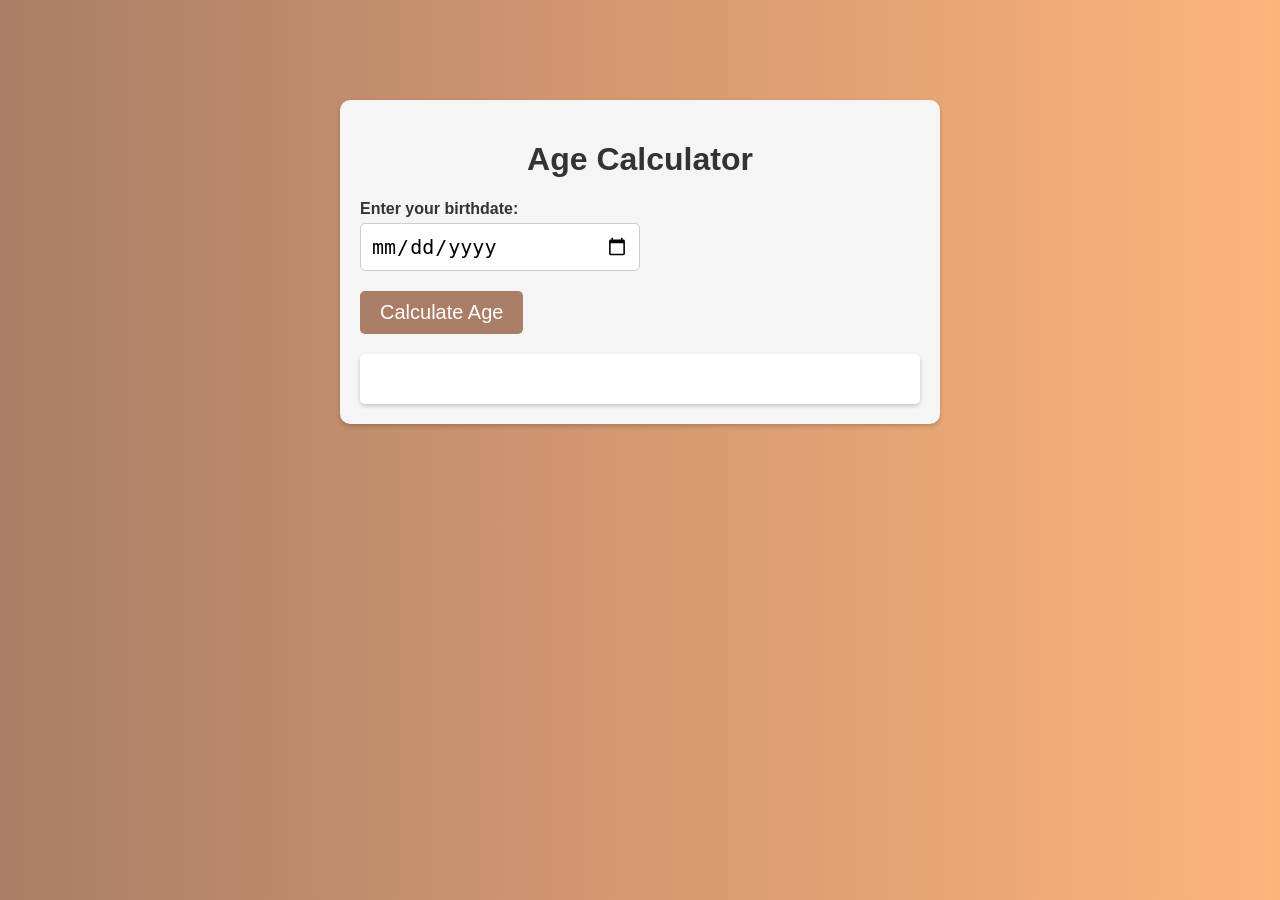
<file: Projects/AgeCalculator/index.html>
<!DOCTYPE html>
<html lang="en">
<head>
    <meta charset="UTF-8">
    <meta name="viewport" content="width=device-width, initial-scale=1.0">
    <link rel="stylesheet" href="css/style.css">
    <title>Age Calculator</title>
</head>
<body>
    <div class="container">
        <h1>Age Calculator</h1>
        <form id="ageCalculator">
            <div class="form-group">
                <label for="birthdate">Enter your birthdate:</label>
                <input type="date" id="birthdate" placeholder="dd-mm-yyyy" required>
            </div>
            <div class="form-group">
                <button type="submit">Calculate Age</button>
            </div>
        </form>
        <div class="result-container" id="resultcontainer">
            <div class="result" id="result">
                <!-- <div class="result-items">
                    <h3>Age:</h3>
                    <p>Age in Years</p>
                </div>
                <div class="result-items">
                    <h3>Age:</h3>
                    <p>Age in Years</p>
                </div>
                <div class="result-items">
                    <h3>Age:</h3>
                    <p>Age in Years</p>
                </div>
                <div class="result-items">
                    <h3>Age:</h3>
                    <p>Age in Years</p>
                </div> -->
            </div>
        </div>
    </div>
    <script src="js/script.js"></script>
</body>
</html>
</file>
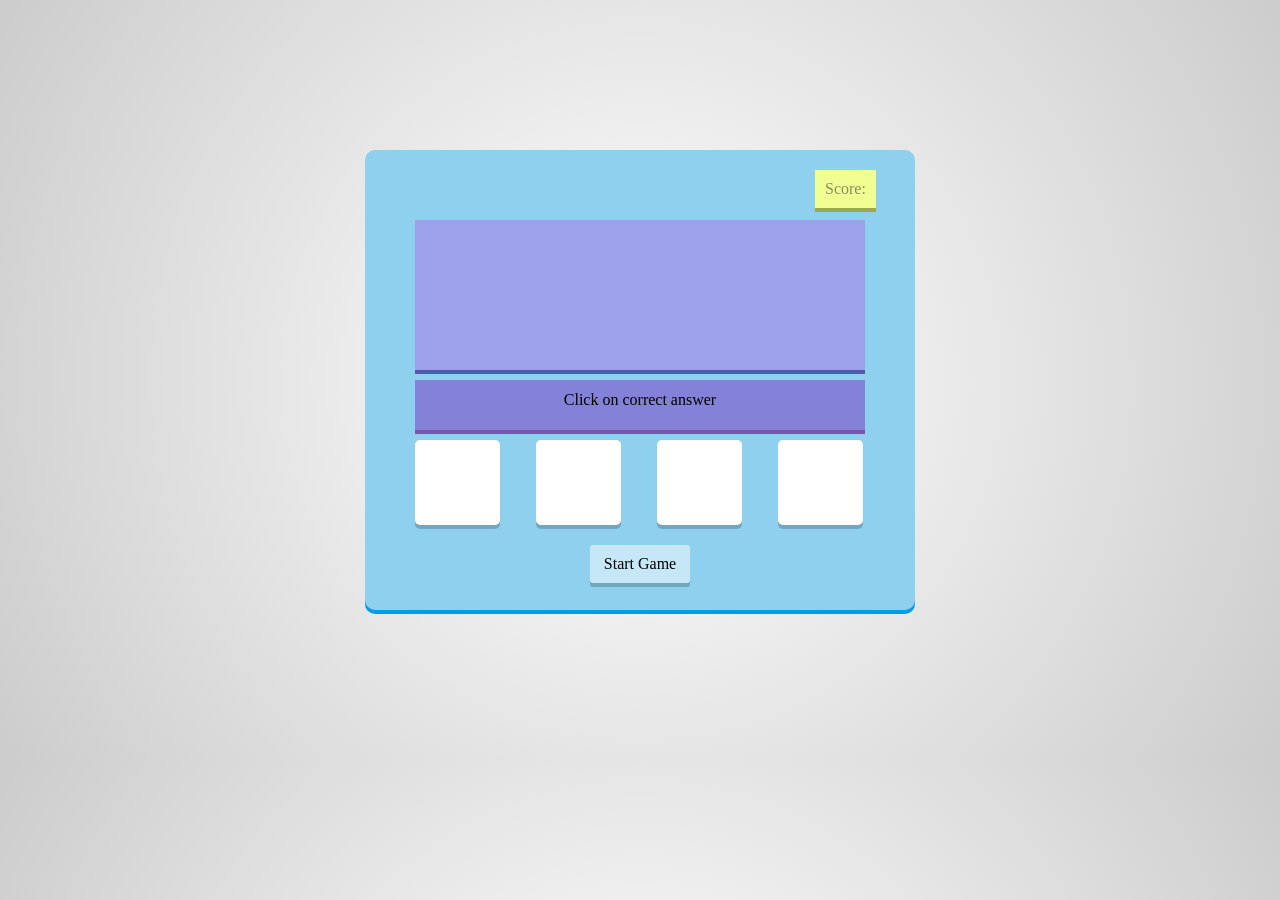
<file: Projects/Math Game/index.html>
<!DOCTYPE html>
<html lang="en">
<head>
    <meta charset="UTF-8">
    <meta name="viewport" content="width=device-width, initial-scale=1.0">
    <link rel="stylesheet" href="css/style.css">
    <title>Math Game-a Learning Fun!</title>
</head>
<body>
    <div id="container">
        <div id="score">Score:<span id="scorevalue"></span></div>
        <div id="correct">Correct</div>
        <div id="wrong">Try Again!!</div>
        <div id="question"></div>
        <div id="instruction">Click on correct answer</div>
        <div id="choice">
            <div id="box1" class="box"></div>
            <div id="box2" class="box"></div>
            <div id="box3" class="box"></div>
            <div id="box4" class="box"></div>
        </div>
        <div id="startreset">Start Game</div>
        <div id="timeremaining">Time Remaining: <span id="trvalue" ></span></div>
        <div id="gameover">
            <!-- <p>Game Over</p>
            <p>Your Score is 20</p> -->
        </div>
    </div>
    <script src="js/code.js"></script>
</body>
</html>
</file>
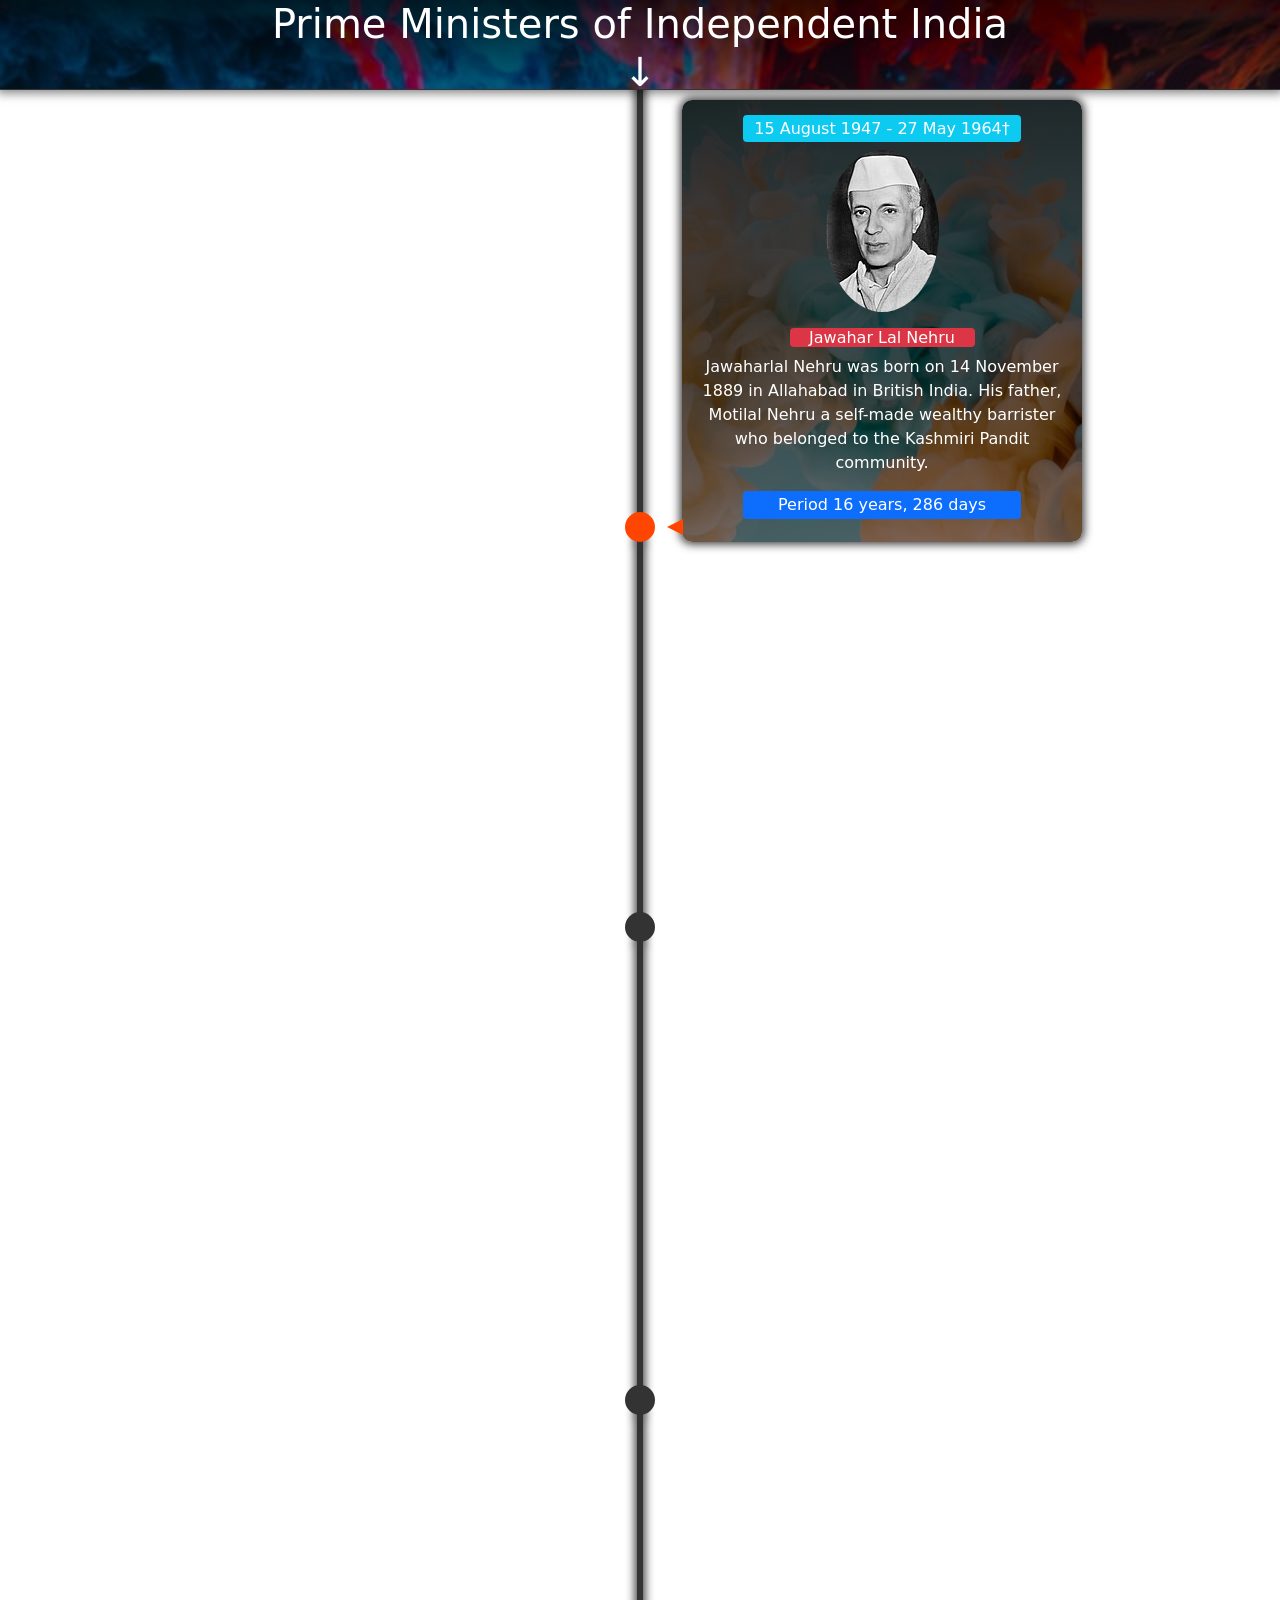
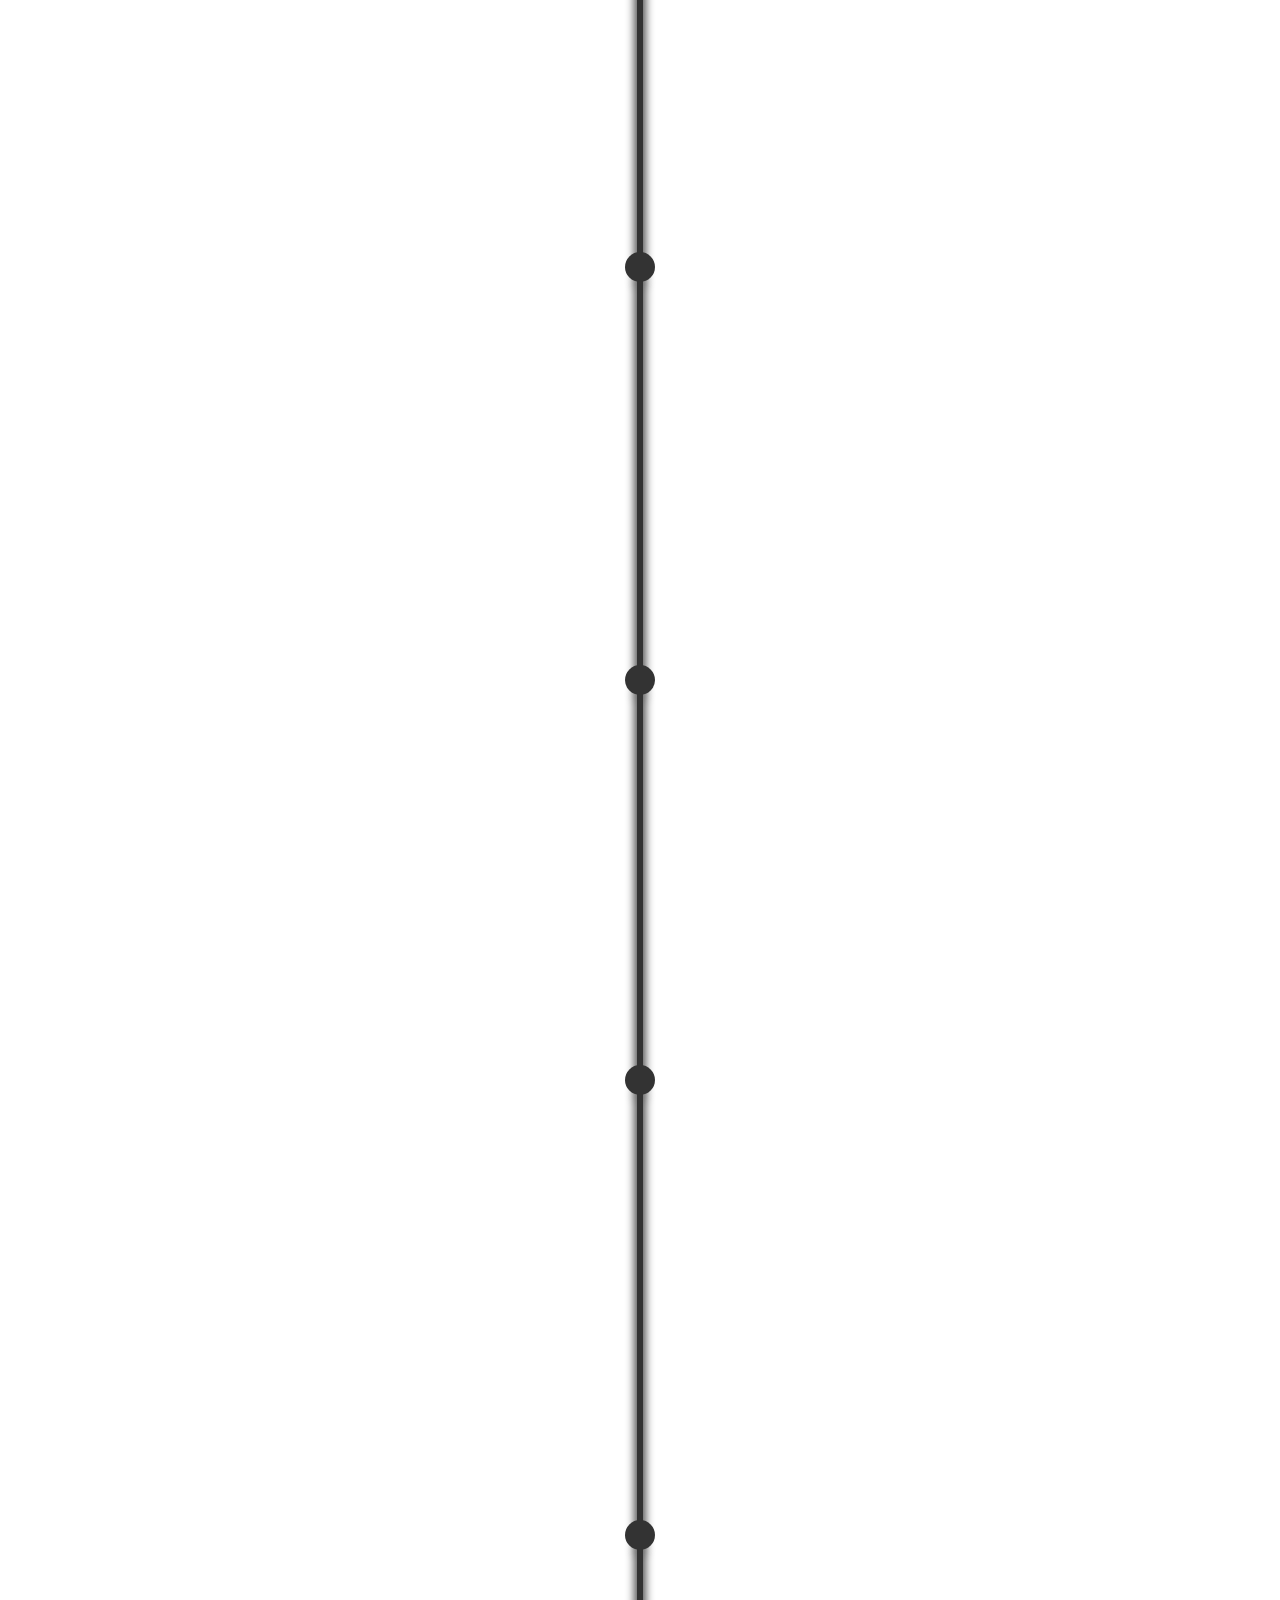
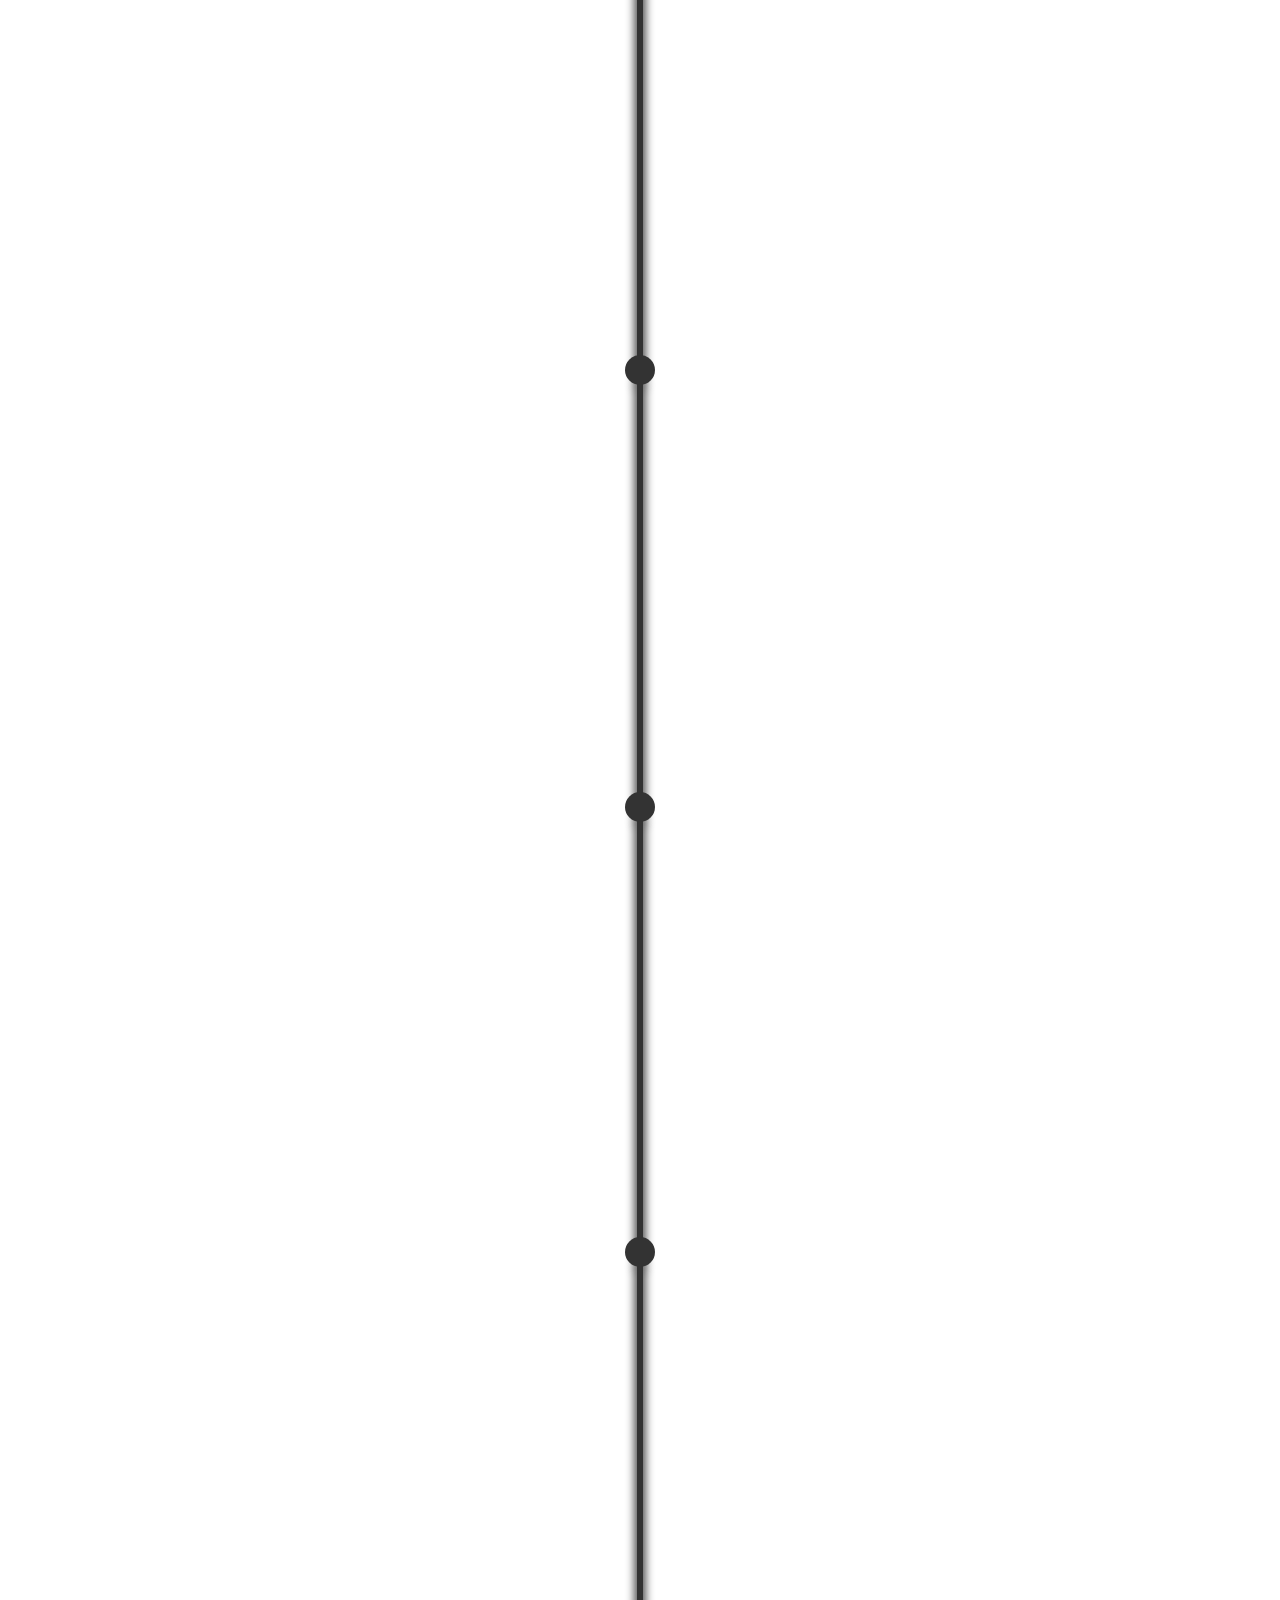
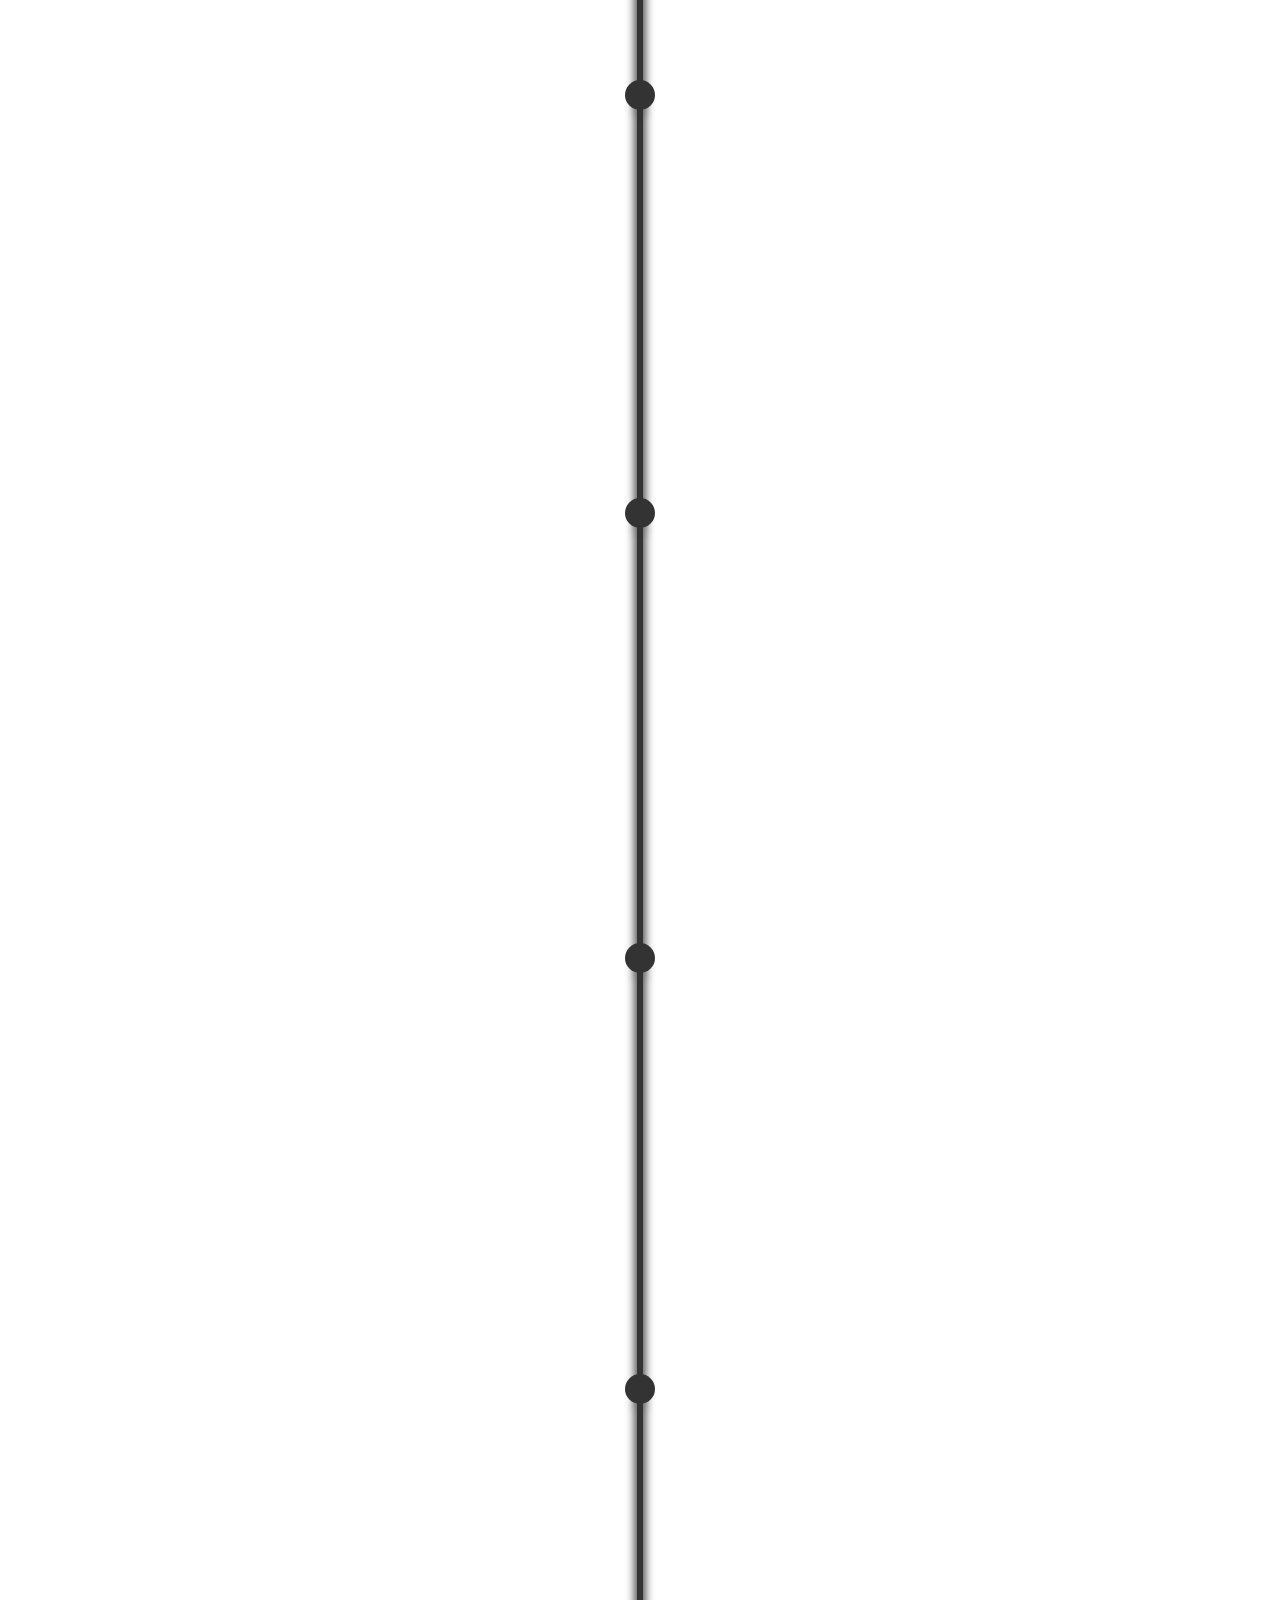
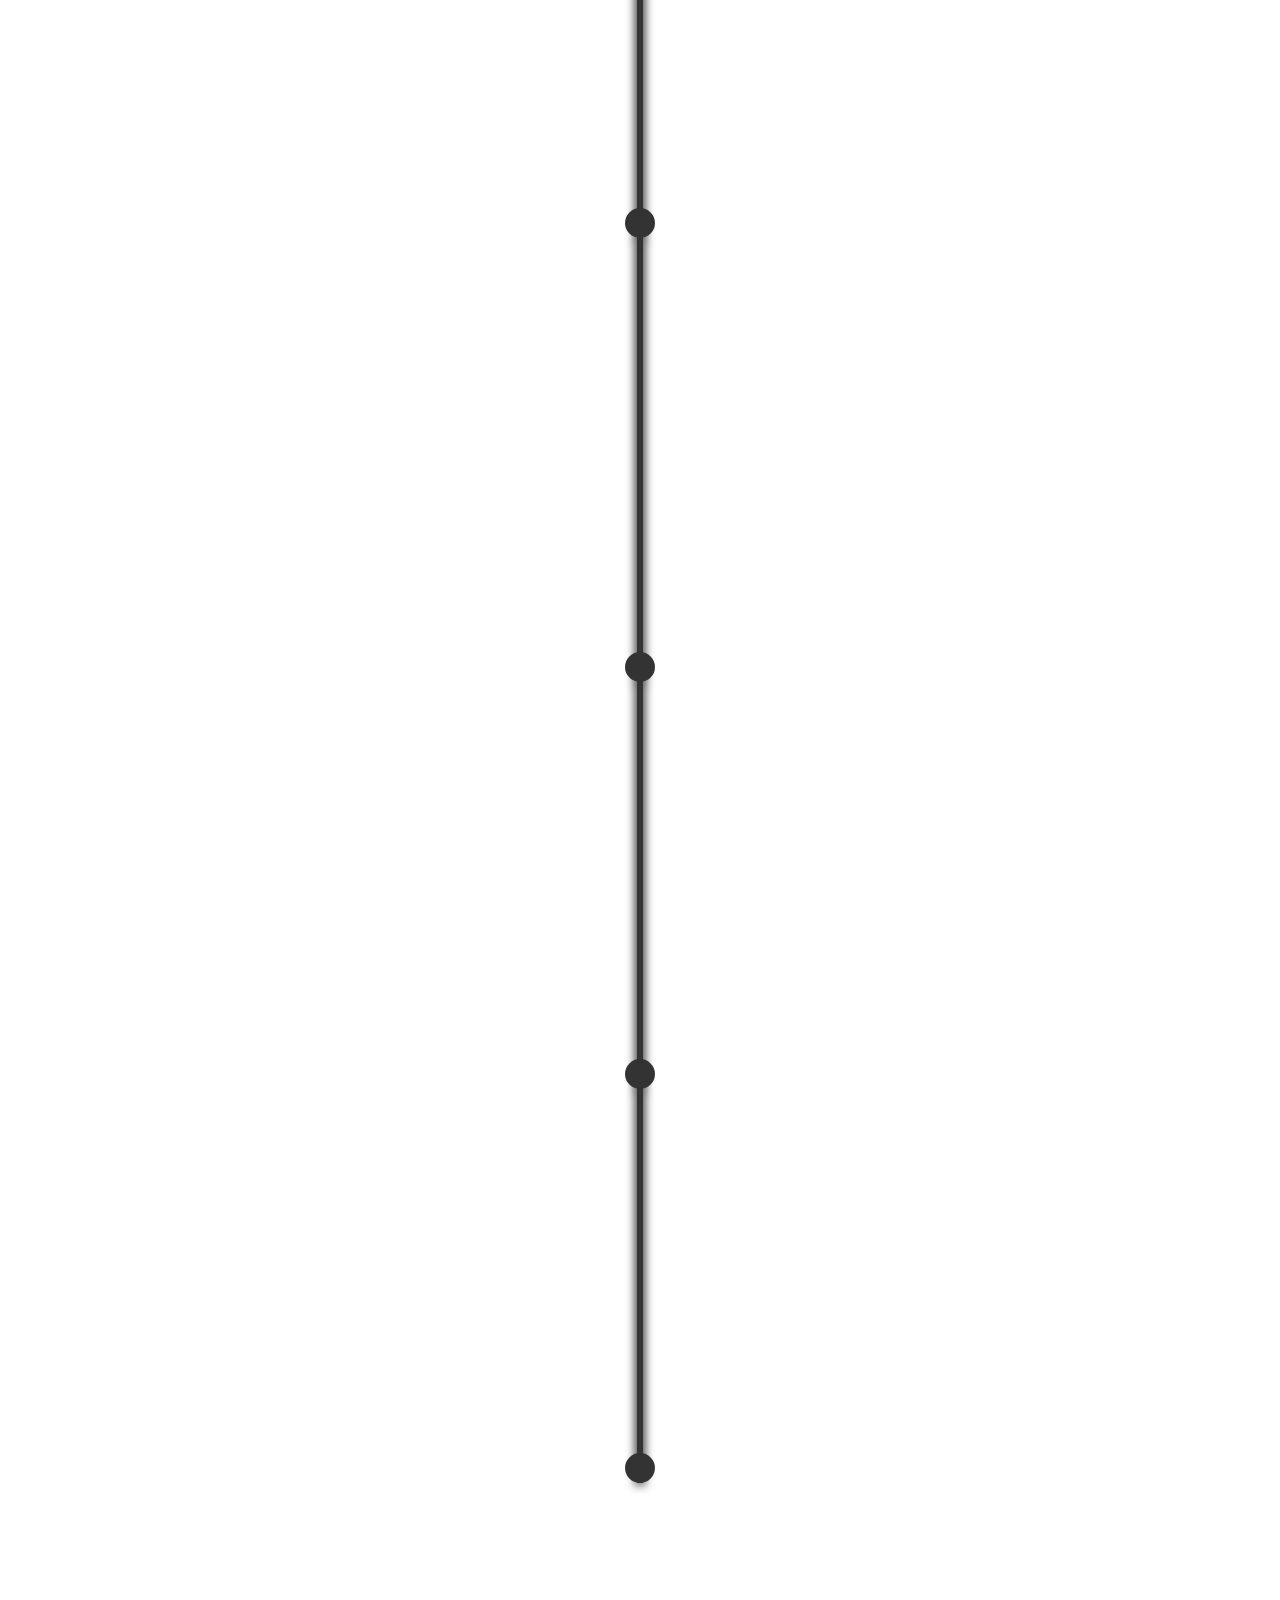
<file: Projects/Vertical Timeline (PM Indian)/index.html>
<!DOCTYPE html>
<html lang="en">
<head>
    <meta charset="UTF-8">
    <meta name="viewport" content="width=device-width, initial-scale=1.0">
    <!-- local CSS -->
    <link rel="stylesheet" href="css/style.css">
    <!-- Bootstrap CSS -->
    <link rel="stylesheet" href="https://cdnjs.cloudflare.com/ajax/libs/bootstrap/5.3.1/css/bootstrap.min.css" />
    <title>Timeline -PM of India</title>
</head>
<body>
    <header class="intro">
        <div class="container">
            <h1 class="text-white text-center">Prime Ministers of Independent India<br>&darr;</h1>
        </div>
    </header>
    <section class="timeline">
        <ul>
            <li>
                <div class="text-white text-center">
                    <h6 class="bg-info w-75 mx-auto rounded-1 p-1">15 August 1947 - 27 May 1964†</h6>
                    <img class="img-fluid rounded-circle" src="img/Jnehru.jpg" alt="">
                    <h6 class="bg-danger w-50 mx-auto rounded-1 mt-3">Jawahar Lal Nehru</h6>
                    <p class="">Jawaharlal Nehru was born on 14 November 1889 in Allahabad in British India. His father, Motilal Nehru a self-made wealthy barrister who belonged to the Kashmiri Pandit community.</p>
                    <h6 class="bg-primary rounded-1 w-75 mx-auto p-1">Period 16 years, 286 days</h6>
                </div>
            </li>
            <li>
                <div class="text-white text-center">
                    <h6 class="bg-info w-75 mx-auto rounded-1 p-1">27 May 1964 - 9 June 1964</h6>
                    <img class="img-fluid rounded-circle" src="img/Gulzarilal_Nanda_1.jpg.webp" alt="">
                    <h6 class="bg-danger w-50 mx-auto rounded-1 mt-3">Gulzari Lal Nanda</h6>
                    <p class="">Gulzarilal Nanda BR (4 July 1898 - 15 January 1998) was an Indian politician and economist who specialized in labour issues.</p>
                    <h6 class="bg-primary rounded-1 w-75 mx-auto p-1">Period 13 days</h6>
                </div>
            </li>
            <li>
                <div class="text-white text-center">
                    <h6 class="bg-info w-75 mx-auto rounded-1 p-1">9 June 1964 -11 January 1966†</h6>
                    <img class="img-fluid rounded-circle" src="img/Lal_Bahadur_Shastri.jpg" alt="">
                    <h6 class="bg-danger w-50 mx-auto rounded-1 mt-3">Lal Bahadur Shastri </h6>
                    <p class="">Shastri was born on 2 October 1904 at the home of his maternal grandparents in a Kayastha family. Shastri's paternal ancestors had been in the service of the zamindar of Ramnagar, Varanasi and Shastri lived there for the first year
                        of his life.</p>
                    <h6 class="bg-primary rounded-1 w-75 mx-auto p-1">Period 1 year, 216 days</h6>
                </div>
            </li>
            <li>
                <div class=" text-center text-white ">
                    <h6 class="bg-info w-75 mx-auto rounded-1 p-1">11 January 1966 - 24 January 1966</h6>
                    <img class="img-fluid rounded-circle" src="img/Gulzarilal_Nanda_1.jpg.webp" alt="">
                    <h6 class="mt-3 bg-danger w-50 mx-auto rounded-1">Gulzari LalNanda </h6>
                    <p class="">JNanda was born on 4 July 1898 in Sialkot in the Punjab, British India in a Punjabi Hindu Khatri family. Sialkot later became a part of the Punjab Province of Pakistan in 1947, after the partition of India..</p>
                    <h6 class="bg-primary rounded-1 w-75 mx-auto p-1">Period 13 days</h6>
                </div>
            </li>
            <li>
                <div class=" text-center text-white ">
                    <h6 class="bg-info w-75 mx-auto rounded-1 p-1">24 January 1966 - 24 March 1977</h6>
                    <img class="img-fluid rounded-circle" src="img/Indira_Gandhi_1966_crop.jpg.webp" alt="">
                    <h6 class="mt-3 bg-danger w-50 mx-auto rounded-1">Indira Gandhi</h6>
                    <p class="">Indira Gandhi was born Indira Nehru, into a Kashmiri Pandit family on 19 November 1917 in Allahabad.Her father, Jawaharlal Nehru, was the first Prime Ministers of India.</p>
                    <h6 class="bg-primary rounded-1 w-75 mx-auto p-1">Period 11 years, 59 days</h6>
                </div>
            </li>
            <li>
                <div class=" text-center text-white ">
                    <h6 class="bg-info w-75 mx-auto rounded-1 p-1">24 March 1977 - 28 July 1979</h6>
                    <img class="img-fluid rounded-circle" src="img/Morarji_Desai.jpg" alt="">
                    <h6 class="mt-3 bg-danger w-50 mx-auto rounded-1">Morarji Desai </h6>
                    <p class="">Morarji Desai was born into a Gujarati Anavil Brahmin family.[5][6] His father's name is Ranchhodji Nagarji Desai and his mother's name is Vajiaben Desai..</p>
                    <h6 class="bg-primary rounded-1 w-75 mx-auto p-1">Period 2 years, 126 days</h6>
                </div>
            </li>
            <li>
                <div class=" text-center text-white ">
                    <h6 class="bg-info w-75 mx-auto rounded-1 p-1">28 July 1979 - 14 January 1980</h6>
                    <img class="img-fluid rounded-circle" src="img/Charan_Singh.jpg.webp" alt="">
                    <h6 class="mt-3 bg-danger w-50 mx-auto rounded-1">Charan Singh</h6>
                    <p class="">Charan Singh was born in Jat family on 23 December 1902 in the village Noorpur, Meerut district, United Provinces of Agra and Oudh (present-day Uttar Pradesh). He was a good student, and received a law degree in 1926 from Agra University.</p>
                    <h6 class="bg-primary rounded-1 w-75 mx-auto p-1">Period 170 days</h6>
                </div>
            </li>
            <li>
                <div class=" text-center text-white ">
                    <h6 class="bg-info w-75 mx-auto rounded-1 p-1 small">14 January 1980 - 31 October 1984</h6>
                    <img class="img-fluid rounded-circle" src="img/Prime_Minister_Indira_Gandhi_in_the_US_enhanced.jpg.webp" alt="">
                    <h6 class="mt-3 bg-danger w-50 mx-auto rounded-1">Indira Gandhi</h6>
                    <p class="">Indira Priyadarshini Gandhi was an Indian politician and a central figure of the Indian National Congress. She was the 3rd prime minister of India and was also the first and, to date, only female prime minister of India.</p>
                    <h6 class="bg-primary rounded-1 w-75 mx-auto p-1">Period 4 years, 291 days</h6>
                </div>
            </li>
            <li>
                <div class=" text-center text-white ">
                    <h6 class="bg-info w-75 mx-auto rounded-1 p-1 small">31 October 1984-2 December 1989</h6>
                    <img class="img-fluid rounded-circle" src="img/rajeev gandhi.jpg" alt="">
                    <h6 class="mt-3 bg-danger w-50 mx-auto rounded-1">Rajiv Gandhi</h6>
                    <p class="">Rajiv Ratna Gandhi was an Indian politician who served as the sixth prime minister of India from 1984 to 1989. He took office after the 1984 assassination of his mother Indira Gandhi.</p>
                    <h6 class="bg-primary rounded-1 w-75 mx-auto p-1">Period 5 years, 32 days</h6>
                </div>
            </li>
            <li>
                <div class=" text-center text-white ">
                    <h6 class="bg-info w-75 mx-auto rounded-1 p-1 small">2 December 1989 - 10 November 1990</h6>
                    <img class="img-fluid rounded-circle" src="img/vpsingh.webp" alt="">
                    <h6 class="mt-3 bg-danger w-50 mx-auto rounded-1">V P Singh </h6>
                    <p class="">Vishwanath Pratap Singh (25 June 1931 27 November 2008), shortened to V. P. Singh, was an Indian politician who was the 7th Prime Minister of India from 1989 to 1990 and the 41st Raja Bahadur of Manda</p>
                    <h6 class="bg-primary rounded-1 w-75 mx-auto p-1">Period 343 days</h6>
                </div>
            </li>
            <li>
                <div class=" text-center text-white ">
                    <h6 class="bg-info w-75 mx-auto rounded-1 p-1">10 November 1990 -21 June 1991</h6>
                    <img class="img-fluid rounded-circle" src="img/Chandra_Shekhar_Singh_enhanced.jpg.webp" alt="">
                    <h6 class="mt-3 bg-danger w-50 mx-auto rounded-1">Chandra Shekhar Singh</h6>
                    <p class="">Chandra Shekhar Singh ( 17 April 1927 8 July 2007) was an Indian politician who served as the 8th Prime Minister of India, between 10 November 1990 and 21 June 1991. </p>
                    <h6 class="bg-primary rounded-1 w-75 mx-auto p-1">Period 223 days</h6>
                </div>
            </li>
            <li>
                <div class=" text-center text-white ">
                    <h6 class="bg-info w-75 mx-auto rounded-1 p-1">21 June 1991 - 16 May 1996</h6>
                    <img class="img-fluid rounded-circle" src="img/P._V._Narasimha_Rao.JPG.webp" alt="">
                    <h6 class="mt-3 bg-danger w-50 mx-auto rounded-1">P. V. Narasimha Rao</h6>
                    <p class="">Pamulaparthi Venkata Narasimha Rao (28 June 1921 - 23 December 2004) was an Indian lawyer and politician who served as the 9th Prime Minister of India from 1991 to 1996.</p>
                    <h6 class="bg-primary rounded-1 w-75 mx-auto p-1">Period 4 years, 330 days</h6>
                </div>
            </li>
            <li>
                <div class=" text-center text-white ">
                    <h6 class="bg-info w-75 mx-auto rounded-1 p-1">16 May 1996 - 1 June 1996</h6>
                    <img class="img-fluid rounded-circle" src="img/Atal_Bihari_Vajpayee_(crop_2).jpg.webp" alt="">
                    <h6 class="mt-3 bg-danger w-50 mx-auto rounded-1">Atal Bihari Vajpayee</h6>
                    <p class="">Atal Bihari Vajpayee[a] (25 December 1924 - 16 August 2018) was an Indian politician and diplomat who served three terms as the prime minister of India, first for a term of 13 days in 1996, then for a period of 13 months , followed
                        by a full term from 1999 to 2004.</p>
                    <h6 class="bg-primary rounded-1 w-75 mx-auto p-1">Period 16 days</h6>
                </div>
            </li>
            <li>
                <div class=" text-center text-white ">
                    <h6 class="bg-info w-75 mx-auto rounded-1 p-1">1 June 1996 - 21 April 1997</h6>
                    <img class="img-fluid rounded-circle" src="img/Prime_Minister_H._D._Deve_Gowda_BNC.jpg.webp" alt="">
                    <h6 class="mt-3 bg-danger w-50 mx-auto rounded-1">H D Deve Gowd</h6>
                    <p class="">Haradanahalli Doddegowda Deve Gowda ( born 18 May 1933) is an Indian politician from the state of Karnataka. He served as the 11th prime minister of India from 1 June 1996 to 21 April 1997.</p>
                    <h6 class="bg-primary rounded-1 w-75 mx-auto p-1">Period 324 days</h6>
                </div>
            </li>
            <li>
                <div class=" text-center text-white ">
                    <h6 class="bg-info w-75 mx-auto rounded-1 p-1">21 April 1997 - 19 March 1998</h6>
                    <img class="img-fluid rounded-circle" src="img/Inder_Kumar_Gujral_017.jpg.webp" alt="">
                    <h6 class="mt-3 bg-danger w-50 mx-auto rounded-1">Inder Kumar Gujral </h6>
                    <p class="">Inder Kumar Gujral (4 December 1919 - 30 November 2012) was an Indian diplomat, politician and freedom activist who served as the 12th prime minister of India from April 1997 to March 1998</p>
                    <h6 class="bg-primary rounded-1 w-75 mx-auto p-1">Period 332 days</h6>
                </div>
            </li>
            <li>
                <div class=" text-center text-white ">
                    <h6 class="bg-info w-75 mx-auto rounded-1 p-1">19 March 1998 - 22 May 2004</h6>
                    <img class="img-fluid rounded-circle" src="img/Atal_Bihari_Vajpayee_(crop_2).jpg.webp" alt="">
                    <h6 class="mt-3 bg-danger w-50 mx-auto rounded-1">Atal Bihari Vajpayee </h6>
                    <p class="">Atal Bihari Vajpayee[a] (25 December 1924 - 16 August 2018) was an Indian politician and diplomat who served three terms as the prime minister of India, first for a term of 13 days in 1996, then for a period of 13 months , followed
                        by a full term from 1999 to 2004.</p>
                    <h6 class="bg-primary rounded-1 w-75 mx-auto p-1">Period 6 years, 64 days</h6>
                </div>
            </li>
            <li>
                <div class=" text-center text-white ">
                    <h6 class="bg-info w-75 mx-auto rounded-1 p-1">22 May 2004 - 26 May 2014</h6>
                    <img class="img-fluid rounded-circle" src="img/Manmohan_Singh_2007-10-17.jpg.webp" alt="">
                    <h6 class="mt-3 bg-danger w-50 mx-auto rounded-1">Manmohan Singh </h6>
                    <p class="">Manmohan Singh (Punjabi: born 26 September 1932) is an Indian economist and statesman who was the 13th prime minister of India from 2004 to 2014</p>
                    <h6 class="bg-primary rounded-1 w-75 mx-auto p-1">Period 10 years, 4 days</h6>
                </div>
            </li>
            <li>
                <div class=" text-center text-white ">
                    <h6 class="bg-info w-75 mx-auto rounded-1 p-1">26 May 2014 - Incumbent</h6>
                    <img class="img-fluid rounded-circle" src="img/Narendra_Modi_Potrait.png" alt="">
                    <h6 class="mt-3 bg-danger w-50 mx-auto rounded-1">Narendra Modi </h6>
                    <p class="">Narendra Damodardas Modi (Gujarati: born 17 September 1950)[a] is an Indian politician serving as the 14th and current prime minister of India since 2014. </p>
                    <h6 class="bg-primary rounded-1 w-75 mx-auto p-1">Period 9 years, Continue</h6>
                </div>
            </li>
        </ul>
    </section>
    <script src="https://cdnjs.cloudflare.com/ajax/libs/jquery/3.7.1/jquery.min.js" ></script>
    <script src="js/code.js"></script>
</body>
</html>
</file>
<file: Projects/AgeCalculator/css/style.css>
*
{
    box-sizing: border-box;
}
body
{
    padding: 0;
    margin: 0;
    font-family: 'Segoe UI', Tahoma, Geneva, Verdana, sans-serif;
    background: linear-gradient(to right, #aa7e66,#feb47b);
}
.container
{
    width: 600px;
    margin:100px auto ;
    background-color: #f5f5f5;
    padding: 20px;
    border-radius: 10px;
    box-shadow: 0px 2px 4px rgba(0,0,0,.2);
}
h1
{
    text-align: center;
    color: #333;
}
.form-group
{
    margin-bottom: 20px;
}
label
{
    display: block;
    margin-bottom: 5px;
    color: #333;
    font-weight: 700;
}
input[type="date"]
{
    width: 50%;
    padding: 10px;
    font-size: 20px;
    border-radius: 5px;
    border: 1px solid #ccc;
}
button
{
    padding: 10px 20px;
    font-size: 20px;
    background-color: #aa7e66;
    color: #fff;
    border: none;
    border-radius: 5px;
    cursor: pointer;
}
.result-container
{
    margin-top: 20px;
    background-color: #fff;
    padding: 20px;
    border-radius: 5px;
    box-shadow: 0px 2px 4px rgba(0,0,0,.2);
}
.result
{
    margin-top: 10px;
}
.result h3
{
    color: #333;
    font-size: 20px;
}
.result p
{
    margin-top: 10px;
    font-size: 15px;
}
</file>
<file: Projects/Math Game/css/style.css>
*
{
    box-sizing: border-box;
}
body
{
    height: 100%;
    padding: 0px;
    margin: 0px;
    background: radial-gradient(circle,#fff,#ccc);
}
#container
{
    height: 460px;
    width: 550px;
    background-color: #8ed0ee;
    margin: 150px auto;
    padding: 20px;
    border-radius: 10px;
    box-shadow: 0px 4px 0px 0px #009de4 ;
    position: relative;
}
#score
{
    background-color: #f1ff92;
    color: #888e5f;
    padding: 10px;
    position: absolute;
    left: 450px;
    box-shadow: 0px 4px 0px 0px #9da853 ;
}
#correct
{
    position: absolute;
    left: 225px;
    padding: 10px;
    color: white;
    background-color: #42e252;
    display: none;
}
#wrong
{
    position: absolute;
    left: 225px;
    padding: 10px;
    color: white;
    background-color: #de401e;
    display: none;
}
#question
{
    width: 450px;
    height: 150px;
    background-color: #9da0ea;
    margin: 50px auto 10px auto;
    font-size: 100px;
    text-align: center;
    font-family: 'Lucida Sans', 'Lucida Sans Regular', 'Lucida Grande', 'Lucida Sans Unicode', Geneva, Verdana, sans-serif;
    box-shadow: 0px 4px 0px 0px #535aa8 ;
}
#instruction
{
    width: 450px;
    height: 50px;
    background-color: #8481d9;
    margin: 10px auto;
    text-align: center;
    line-height: 40px;
    box-shadow: 0px 4px 0px 0px #8153a8 ;
}
#choice
{
    width: 450px;
    height: 100px;
    margin: 5px auto;
}
.box
{
    width: 85px;
    height: 85px;
    background-color: white;
    float: left;
    margin-right: 36px;
    border-radius: 5px;
    cursor: pointer;
    box-shadow: 0px 4px 0px 0px rgba(0,0,0,.2) ;
    text-align: center;
    line-height: 80px;
    position: relative;
    transition: all .2s;
}
#box4
{
    margin-right: 0;
}
#startreset
{
    width: 100px;
    padding: 10px;
    background-color: rgba(255,255,255,.5);
    margin: 0 auto;
    border-radius: 3px;
    cursor: pointer;
    text-align: center;
    position: relative;
    box-shadow: 0px 4px 0px 0px rgba(0,0,0,.2) ;
}
#timeremaining
{
    width: 150px;
    background-color: rgba(181,235,36,.8);
    padding: 10px;
    position: absolute;
    top: 390px;
    left: 390px;
    border-radius: 3px;
    box-shadow: 0px 4px 0px 0px rgba(0,0,0,.2) ;
    display: none;
}
#gameover
{
    height: 200px;
    width: 500px;
    background: linear-gradient(#f3ca6b,#f3706c);
    color: white;
    text-align: center;
    font-size: 40px;
    text-transform: uppercase;
    position: absolute;
    top: 100px;
    left: 30px;
    z-index: 2;
    display: none;
}
.box:hover,#startreset:hover
{
    background-color: #9c89f6;
    box-shadow: 0px 4px 0px 0px rgba(0,0,0,.5) ;
}
.box:active,#startreset:active
{
    top: 4px;
    box-shadow: 0px 4px 0px 0px rgba(0,0,0,.5) ;
}
</file>
<file: Projects/Vertical Timeline (PM Indian)/css/style.css>
*,
*::after,
*::before {
    box-sizing: border-box;
    margin: 0;
    padding: 0;
}

body {
    font-family: 'Segoe UI', Tahoma, Geneva, Verdana, sans-serif;
    color: #ddd;
    overflow-x: hidden;
    padding-bottom: 200px;
}

.intro {
    background: linear-gradient(rgba(0, 0, 0, .8), rgba(0, 0, 0, .5)), url(../img/bgc.jpg), no-repeat center center;
    background-size: cover;
    width: 100%;
    height: 10vh;
    position: fixed;
    top: 0;
    z-index: 3;
    box-shadow: 0px 0px 10px 3px rgba(0, 0, 0, .5);
    border-bottom: 1px solid #333;
}


/* Timeline Style*/

.img-fluid {
    max-width: 100%;
    height: auto;
}

.timeline ul {
    padding: 50px 0px;
}

.timeline ul li {
    list-style-type: none;
    position: relative;
    width: 6px;
    margin: 0 auto;
    padding-top: 50px;
    background: #333;
    box-shadow: 0px 0px 10px 2px #333;
}

.timeline ul li::after {
    content: "";
    position: absolute;
    left: 50%;
    bottom: 0;
    width: 30px;
    height: 30px;
    border-radius: 50%;
    background: inherit;
    z-index: 1;
    transform: translateX(-50%);
}

.timeline ul li div {
    position: relative;
    bottom: 0;
    width: 400px;
    height: auto;
    padding: 15px;
    border-radius: 10px;
    box-shadow: 0px 0px 10px 2px #333;
}

.timeline ul li div::before {
    content: "";
    position: absolute;
    bottom: 7px;
    width: 0;
    height: 0;
    border-style: solid;
}

.timeline ul li:nth-child(odd) div {
    left: 45px;
}

.timeline ul li:nth-child(odd) div::before {
    left: -15px;
    border-width: 8px 16px 8px 0px;
    border-color: transparent orangered transparent transparent;
}

.timeline ul li:nth-child(even) div {
    left: -439px;
}

.timeline ul li:nth-child(even) div::before {
    right: -15px;
    border-width: 8px 0 8px 16px;
    border-color: transparent transparent transparent orangered;
}

.timeline ul li:nth-child(odd) div {
    background: linear-gradient(rgba(0, 0, 0, .8), rgba(0, 0, 0, .5)), url(../img/li1.jpg), no-repeat center center;
    background-size: cover;
}

.timeline ul li:nth-child(even) div {
    background: linear-gradient(rgba(0, 0, 0, .8), rgba(0, 0, 0, .5)), url(../img/li2.jpg), no-repeat center center;
    background-size: cover;
}


/* Timeline Effects*/

.timeline ul li::after {
    transition: background 0.5s ease-in-out;
}

.timeline ul li.in-view::after {
    background: orangered;
}

.timeline ul li div {
    visibility: hidden;
    opacity: 0;
    transition: all 0.5s ease-in-out;
}

.timeline ul li:nth-child(odd) div {
    transform: translate3d(200px, 0, 0);
}

.timeline ul li:nth-child(even) div {
    transform: translate3d(-200px, 0, 0);
}

.timeline ul li.in-view div {
    transform: none;
    visibility: visible;
    opacity: 1;
}


/* Media ans Responsive */

@media  (max-width: 900px) {
    .timeline ul li div {
        width: 250px;
    }
    .timeline ul li:nth-child(even) div {
        left: -289px;
        /*250+45-6*/
    }
}

@media  (max-width: 600px) {
    .timeline ul li {
        margin-left: 20px;
    }
    .timeline ul li div {
        width: calc(100vw - 91px);
    }
    .timeline ul li:nth-child(even) div {
        left: 45px;
    }
    .timeline ul li:nth-child(even) div::before {
        left: -15px;
        border-width: 8px 16px 8px 0;
        border-color: transparent #f45b69 transparent transparent;
    }
}
</file>
